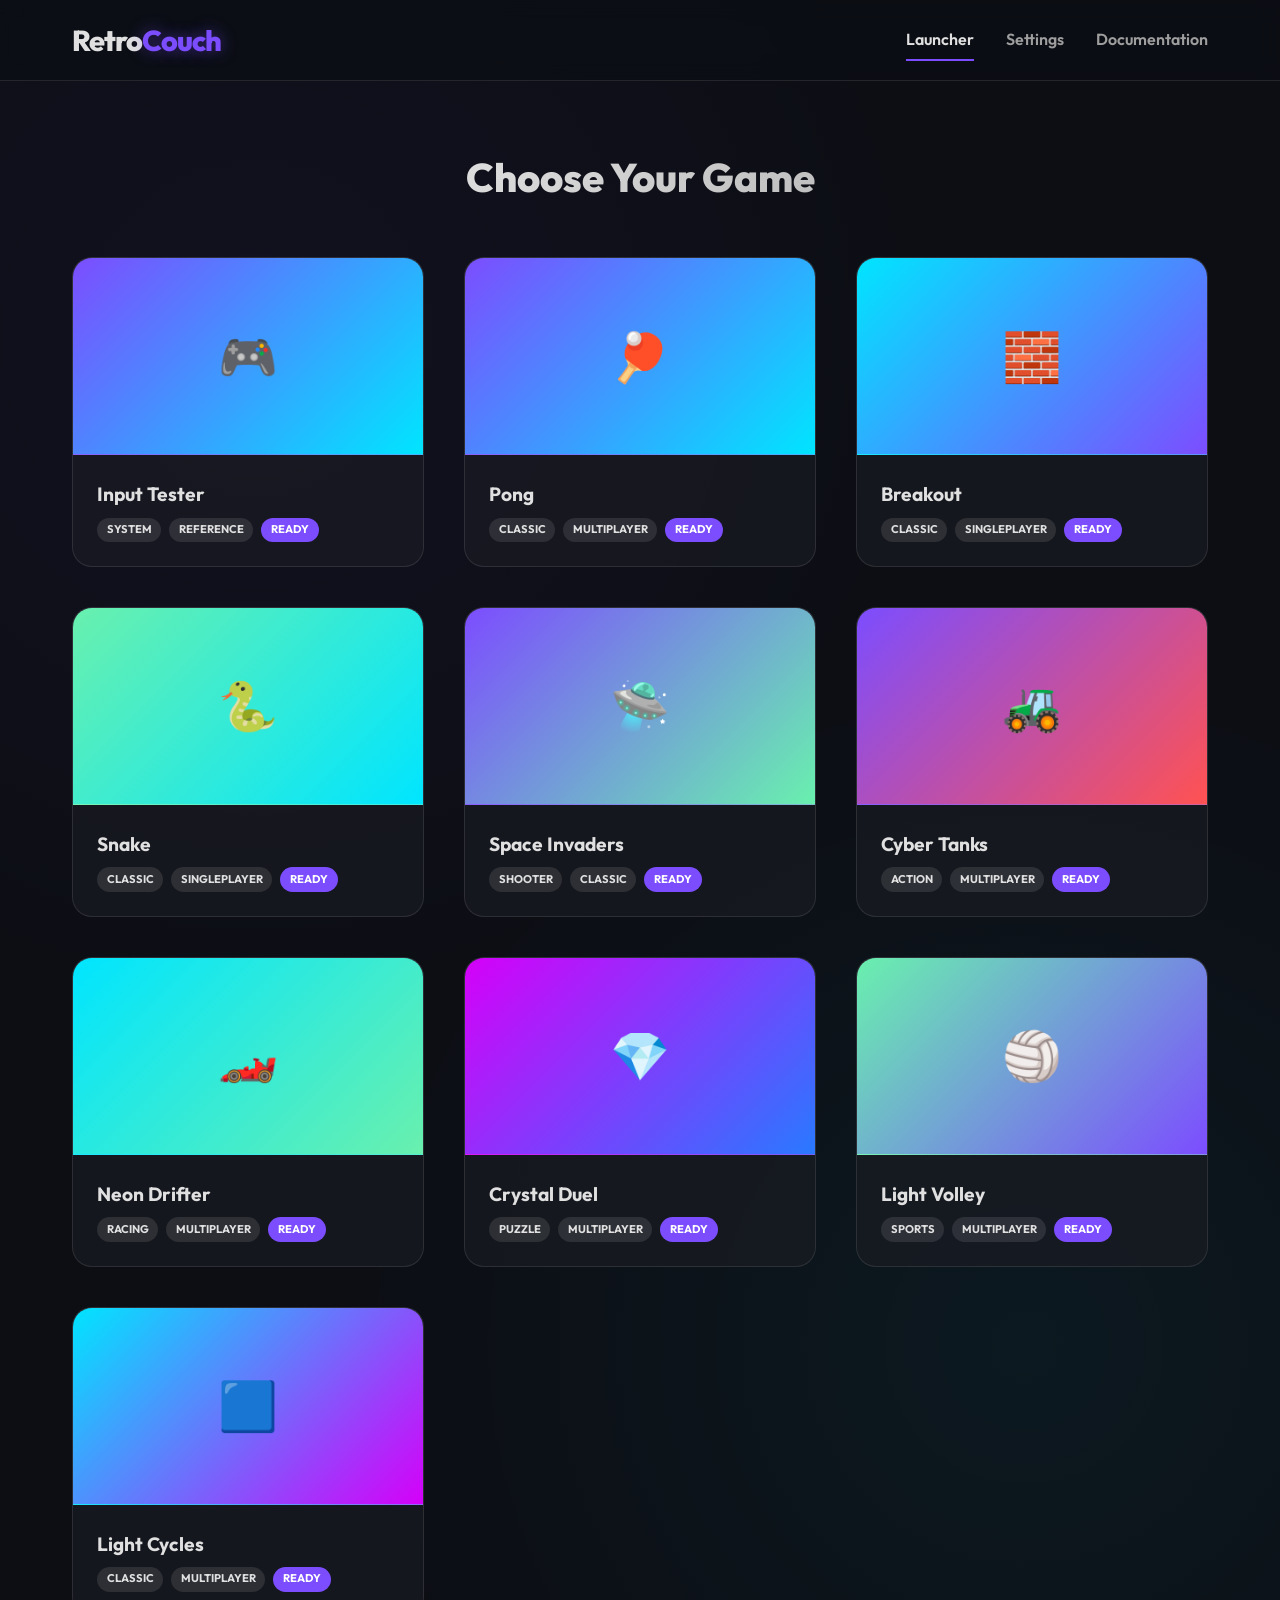
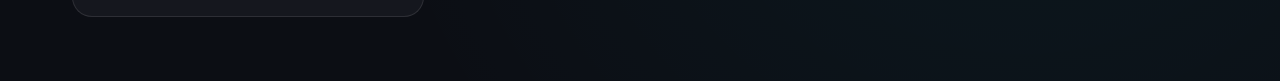
<file: index.html>
<!DOCTYPE html>
<html lang="en">

<head>
    <meta charset="UTF-8">
    <meta name="viewport" content="width=device-width, initial-scale=1.0">
    <title>RetroCouch GameHub | Universal Controller System</title>
    <link rel="stylesheet" href="style.css">
    <link rel="preconnect" href="https://fonts.googleapis.com">
    <link rel="preconnect" href="https://fonts.gstatic.com" crossorigin>
    <link
        href="https://fonts.googleapis.com/css2?family=Outfit:wght@300;400;600;800&family=Space+Mono:ital,wght@0,400;0,700;1,400;1,700&display=swap"
        rel="stylesheet">
</head>

<body class="dark-mode">
    <header class="glass-header">
        <div class="container header-content">
            <h1 class="logo">Retro<span>Couch</span></h1>
            <nav>
                <a href="#" id="nav-launcher" class="active">Launcher</a>
                <a href="#" id="nav-settings">Settings</a>
                <a href="#" id="nav-docs">Documentation</a>
            </nav>
        </div>
    </header>

    <main id="app-container" class="container">
        <!-- Content will be dynamically injected here -->
        <section id="launcher-view" class="view">
            <h2 class="section-title">Choose Your Game</h2>
            <div class="game-grid" id="game-grid">
                <!-- Game tiles will be injected here -->
            </div>
        </section>

        <section id="settings-view" class="view hidden">
            <h2 class="section-title">System Settings</h2>
            <div class="settings-container">
                <div class="player-setup">
                    <h3>Player Setup</h3>
                    <div class="player-cards" id="player-cards">
                        <!-- Player cards (1-4) -->
                    </div>
                </div>
                <div class="profiles-config">
                    <h3>Controller Profiles</h3>
                    <div class="profiles-list" id="profiles-list">
                        <!-- Profiles will be listed here -->
                    </div>
                    <button id="btn-create-profile" class="btn-primary">Create New Profile</button>
                </div>
            </div>
        </section>

        <section id="test-game-view" class="view hidden">
            <div class="test-game-layout">
                <div class="game-area-container">
                    <h2 class="section-title" id="game-view-title">Game View</h2>
                    <canvas id="test-game-canvas"></canvas>
                </div>
                <div class="debug-panel">
                    <h3>Real-time Debug</h3>
                    <div id="debug-output"></div>
                </div>
            </div>
        </section>

        <section id="docs-view" class="view hidden">
            <h2 class="section-title">Developer Documentation</h2>
            <div class="docs-content glass-card">
                <!-- Documentation content -->
            </div>
        </section>
    </main>

    <div id="modal-container" class="modal hidden">
        <div class="modal-content glass-card" id="modal-content">
            <!-- Modal content injected here -->
        </div>
    </div>

    <script type="module" src="js/main.js"></script>
</body>

</html>
</file>
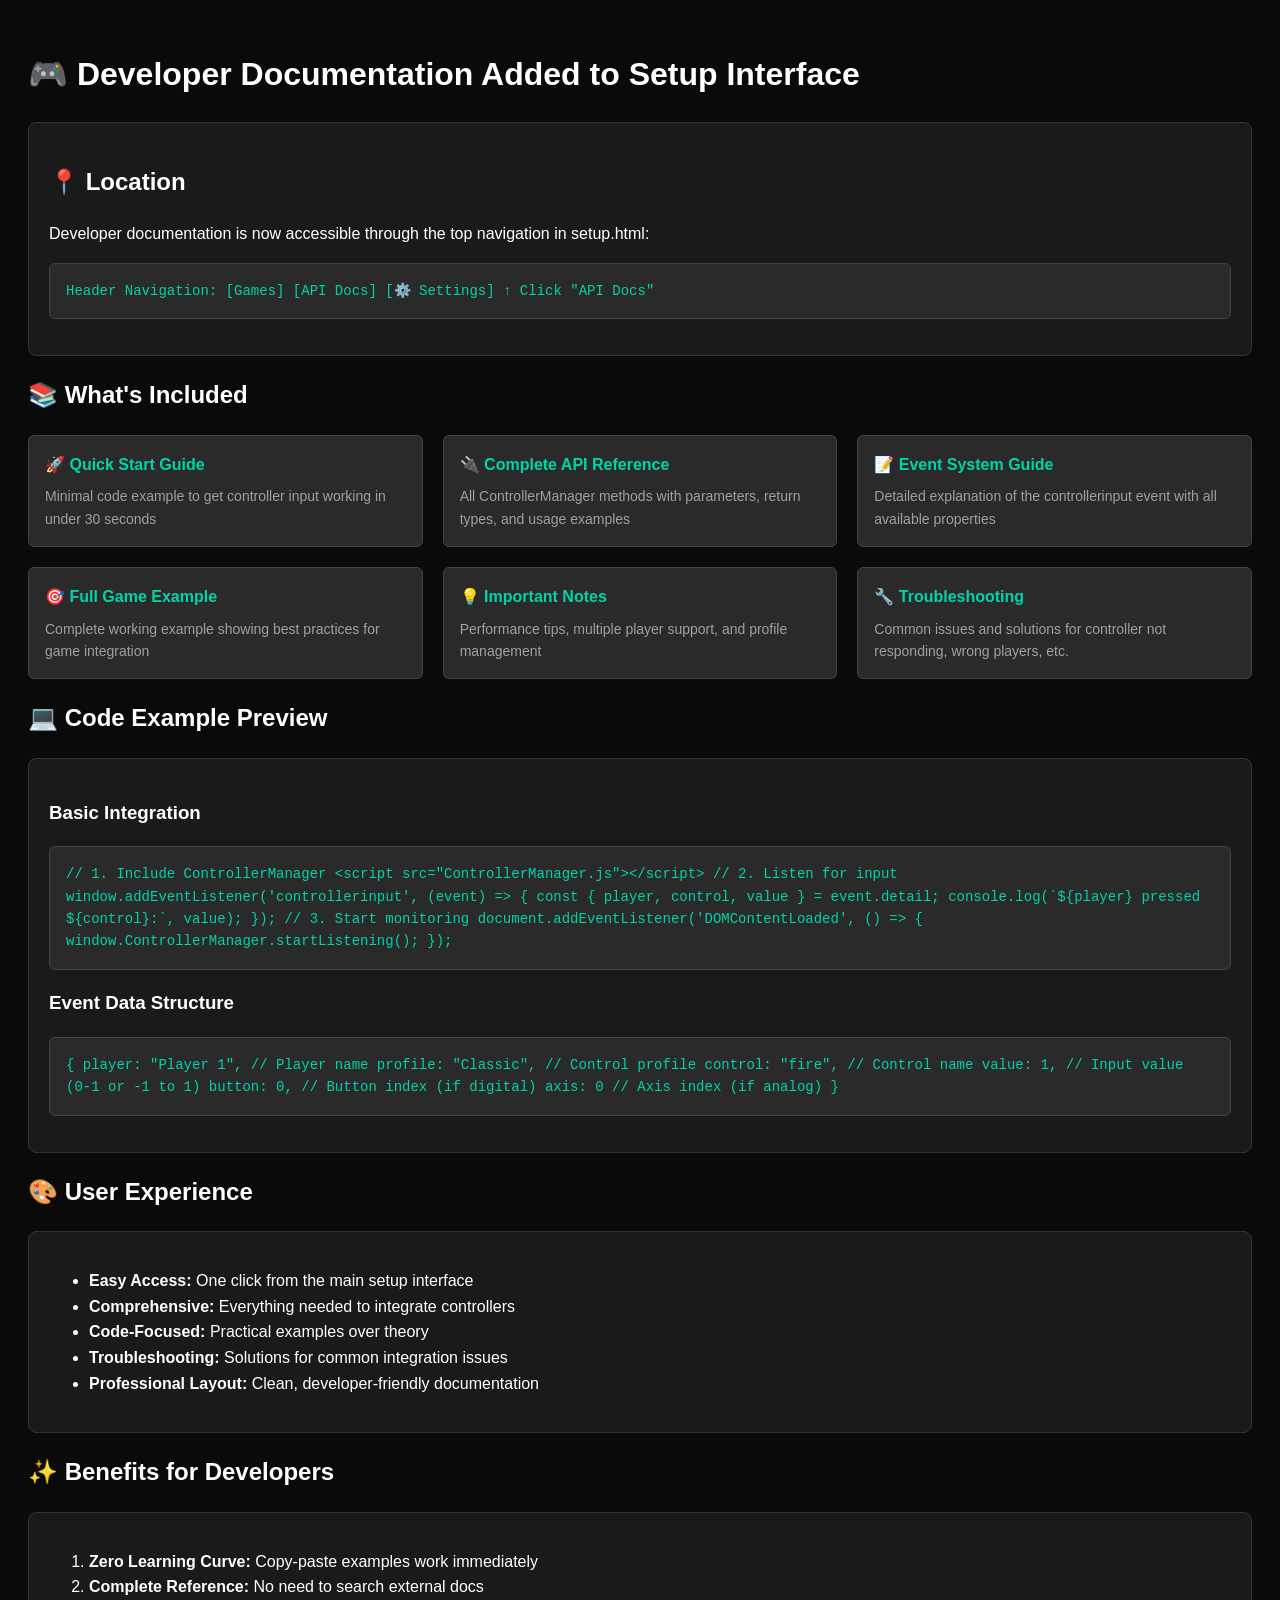
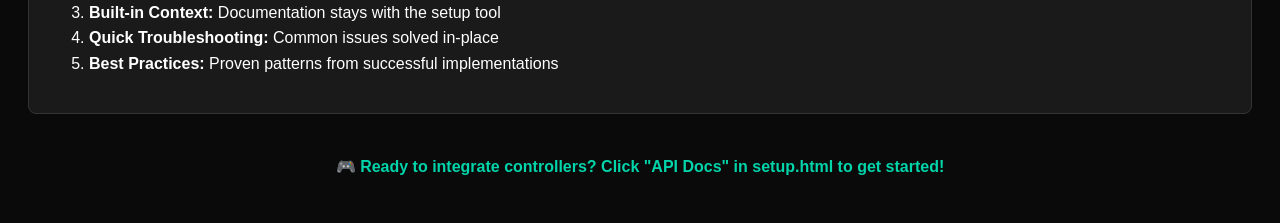
<file: docs-preview.html>
<!DOCTYPE html>
<html lang="en">
<head>
    <meta charset="UTF-8">
    <meta name="viewport" content="width=device-width, initial-scale=1.0">
    <title>Developer Docs Preview</title>
    <style>
        body {
            font-family: Arial, sans-serif;
            background: #0a0a0a;
            color: white;
            padding: 20px;
            line-height: 1.6;
        }
        .preview-box {
            background: #1a1a1a;
            border: 1px solid #333;
            border-radius: 8px;
            padding: 20px;
            margin: 20px 0;
        }
        .feature-list {
            display: grid;
            grid-template-columns: repeat(auto-fit, minmax(300px, 1fr));
            gap: 20px;
            margin: 20px 0;
        }
        .feature {
            background: #2a2a2a;
            padding: 16px;
            border-radius: 6px;
            border: 1px solid #444;
        }
        .feature h4 {
            color: #00d4aa;
            margin: 0 0 8px 0;
        }
        .feature p {
            margin: 0;
            color: #a0a0a0;
            font-size: 14px;
        }
        .code-preview {
            background: #2a2a2a;
            border: 1px solid #444;
            border-radius: 6px;
            padding: 16px;
            margin: 16px 0;
            font-family: Monaco, monospace;
            font-size: 14px;
            color: #00d4aa;
            overflow-x: auto;
        }
    </style>
</head>
<body>
    <h1>🎮 Developer Documentation Added to Setup Interface</h1>
    
    <div class="preview-box">
        <h2>📍 Location</h2>
        <p>Developer documentation is now accessible through the top navigation in setup.html:</p>
        <div class="code-preview">
            Header Navigation:
            [Games] [API Docs] [⚙️ Settings]
                                    ↑
                            Click "API Docs"
        </div>
    </div>

    <h2>📚 What's Included</h2>
    <div class="feature-list">
        <div class="feature">
            <h4>🚀 Quick Start Guide</h4>
            <p>Minimal code example to get controller input working in under 30 seconds</p>
        </div>
        
        <div class="feature">
            <h4>🔌 Complete API Reference</h4>
            <p>All ControllerManager methods with parameters, return types, and usage examples</p>
        </div>
        
        <div class="feature">
            <h4>📝 Event System Guide</h4>
            <p>Detailed explanation of the controllerinput event with all available properties</p>
        </div>
        
        <div class="feature">
            <h4>🎯 Full Game Example</h4>
            <p>Complete working example showing best practices for game integration</p>
        </div>
        
        <div class="feature">
            <h4>💡 Important Notes</h4>
            <p>Performance tips, multiple player support, and profile management</p>
        </div>
        
        <div class="feature">
            <h4>🔧 Troubleshooting</h4>
            <p>Common issues and solutions for controller not responding, wrong players, etc.</p>
        </div>
    </div>

    <h2>💻 Code Example Preview</h2>
    <div class="preview-box">
        <h3>Basic Integration</h3>
        <div class="code-preview">
// 1. Include ControllerManager
&lt;script src="ControllerManager.js"&gt;&lt;/script&gt;

// 2. Listen for input
window.addEventListener('controllerinput', (event) => {
    const { player, control, value } = event.detail;
    console.log(`${player} pressed ${control}:`, value);
});

// 3. Start monitoring
document.addEventListener('DOMContentLoaded', () => {
    window.ControllerManager.startListening();
});</div>
        
        <h3>Event Data Structure</h3>
        <div class="code-preview">
{
    player: "Player 1",      // Player name
    profile: "Classic",      // Control profile
    control: "fire",         // Control name
    value: 1,                // Input value (0-1 or -1 to 1)
    button: 0,               // Button index (if digital)
    axis: 0                  // Axis index (if analog)
}</div>
    </div>

    <h2>🎨 User Experience</h2>
    <div class="preview-box">
        <ul>
            <li><strong>Easy Access:</strong> One click from the main setup interface</li>
            <li><strong>Comprehensive:</strong> Everything needed to integrate controllers</li>
            <li><strong>Code-Focused:</strong> Practical examples over theory</li>
            <li><strong>Troubleshooting:</strong> Solutions for common integration issues</li>
            <li><strong>Professional Layout:</strong> Clean, developer-friendly documentation</li>
        </ul>
    </div>

    <h2>✨ Benefits for Developers</h2>
    <div class="preview-box">
        <ol>
            <li><strong>Zero Learning Curve:</strong> Copy-paste examples work immediately</li>
            <li><strong>Complete Reference:</strong> No need to search external docs</li>
            <li><strong>Built-in Context:</strong> Documentation stays with the setup tool</li>
            <li><strong>Quick Troubleshooting:</strong> Common issues solved in-place</li>
            <li><strong>Best Practices:</strong> Proven patterns from successful implementations</li>
        </ol>
    </div>

    <p style="text-align: center; margin-top: 40px; color: #00d4aa;">
        <strong>🎮 Ready to integrate controllers? Click "API Docs" in setup.html to get started!</strong>
    </p>
</body>
</html>
</file>
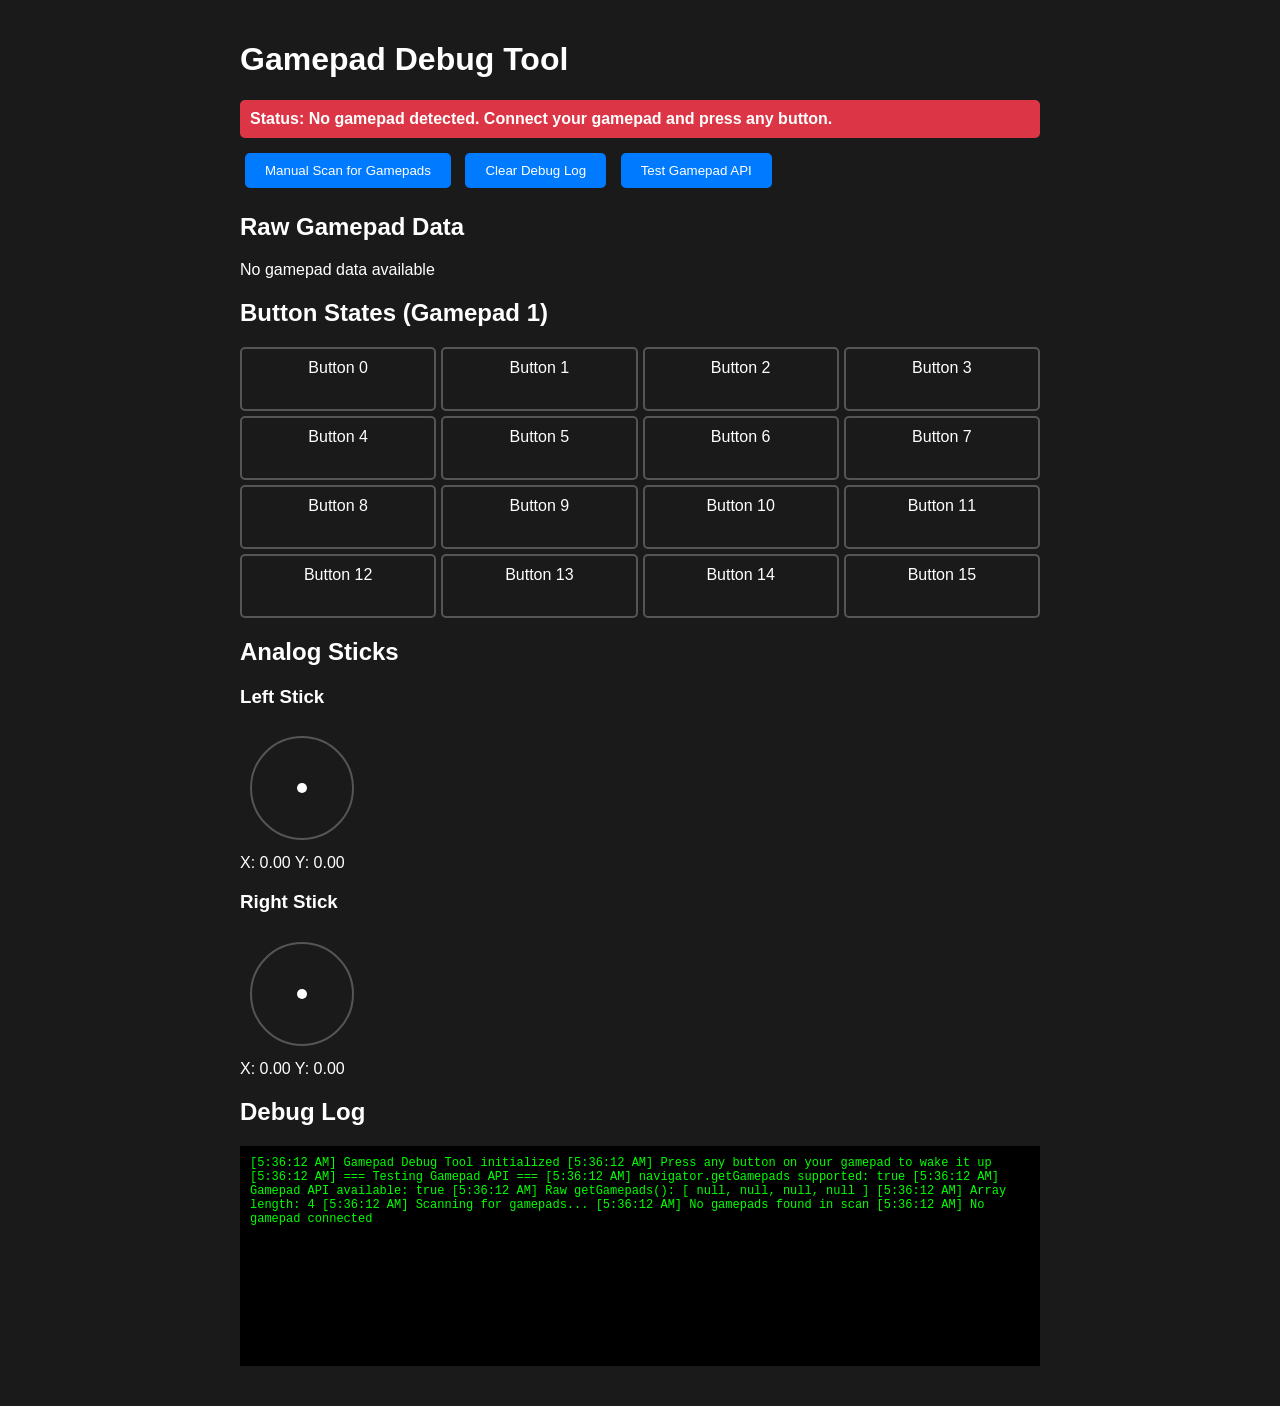
<file: gamepad_debug.html>
<!DOCTYPE html>
<html lang="en">
<head>
    <meta charset="UTF-8">
    <meta name="viewport" content="width=device-width, initial-scale=1.0">
    <title>Gamepad Debug Tool</title>
    <style>
        body {
            font-family: Arial, sans-serif;
            max-width: 800px;
            margin: 0 auto;
            padding: 20px;
            background: #1a1a1a;
            color: white;
        }
        .status-banner {
            padding: 10px;
            margin: 10px 0;
            border-radius: 5px;
            font-weight: bold;
        }
        .connected { background: #28a745; }
        .disconnected { background: #dc3545; }
        .button-grid {
            display: grid;
            grid-template-columns: repeat(4, 1fr);
            gap: 5px;
            margin: 20px 0;
        }
        .button {
            padding: 10px;
            text-align: center;
            border: 2px solid #555;
            border-radius: 5px;
            min-height: 40px;
        }
        .pressed {
            background: #00ff00;
            color: black;
        }
        .stick {
            width: 100px;
            height: 100px;
            border: 2px solid #555;
            border-radius: 50%;
            position: relative;
            margin: 10px;
            display: inline-block;
        }
        .stick-dot {
            width: 10px;
            height: 10px;
            background: #fff;
            border-radius: 50%;
            position: absolute;
            top: 50%;
            left: 50%;
            transform: translate(-50%, -50%);
            transition: all 0.1s;
        }
        .debug-log {
            background: #000;
            color: #0f0;
            padding: 10px;
            height: 200px;
            overflow-y: auto;
            font-family: monospace;
            font-size: 12px;
            margin: 20px 0;
        }
        button {
            background: #007bff;
            color: white;
            border: none;
            padding: 10px 20px;
            border-radius: 5px;
            cursor: pointer;
            margin: 5px;
        }
        button:hover {
            background: #0056b3;
        }
    </style>
</head>
<body>
    <h1>Gamepad Debug Tool</h1>
    
    <div id="statusBanner" class="status-banner disconnected">
        Status: No gamepad detected. Connect your gamepad and press any button.
    </div>

    <div>
        <button onclick="manualScan()">Manual Scan for Gamepads</button>
        <button onclick="clearLog()">Clear Debug Log</button>
        <button onclick="testGamepadAPI()">Test Gamepad API</button>
    </div>

    <h2>Raw Gamepad Data</h2>
    <div id="rawData">No gamepad data available</div>

    <h2>Button States (Gamepad 1)</h2>
    <div class="button-grid" id="buttonGrid">
        <div class="button" id="btn0">Button 0</div>
        <div class="button" id="btn1">Button 1</div>
        <div class="button" id="btn2">Button 2</div>
        <div class="button" id="btn3">Button 3</div>
        <div class="button" id="btn4">Button 4</div>
        <div class="button" id="btn5">Button 5</div>
        <div class="button" id="btn6">Button 6</div>
        <div class="button" id="btn7">Button 7</div>
        <div class="button" id="btn8">Button 8</div>
        <div class="button" id="btn9">Button 9</div>
        <div class="button" id="btn10">Button 10</div>
        <div class="button" id="btn11">Button 11</div>
        <div class="button" id="btn12">Button 12</div>
        <div class="button" id="btn13">Button 13</div>
        <div class="button" id="btn14">Button 14</div>
        <div class="button" id="btn15">Button 15</div>
    </div>

    <h2>Analog Sticks</h2>
    <div>
        <div>
            <h3>Left Stick</h3>
            <div class="stick">
                <div class="stick-dot" id="leftStick"></div>
            </div>
            <div>X: <span id="leftX">0.00</span> Y: <span id="leftY">0.00</span></div>
        </div>
        <div>
            <h3>Right Stick</h3>
            <div class="stick">
                <div class="stick-dot" id="rightStick"></div>
            </div>
            <div>X: <span id="rightX">0.00</span> Y: <span id="rightY">0.00</span></div>
        </div>
    </div>

    <h2>Debug Log</h2>
    <div class="debug-log" id="debugLog"></div>

    <script>
        let gamepadIndex = -1;
        let lastUpdate = 0;

        function log(message) {
            const logDiv = document.getElementById('debugLog');
            const timestamp = new Date().toLocaleTimeString();
            logDiv.innerHTML += `[${timestamp}] ${message}\n`;
            logDiv.scrollTop = logDiv.scrollHeight;
            console.log(message);
        }

        function clearLog() {
            document.getElementById('debugLog').innerHTML = '';
        }

        function testGamepadAPI() {
            log('=== Testing Gamepad API ===');
            log('navigator.getGamepads supported: ' + (!!navigator.getGamepads));
            log('Gamepad API available: ' + (!!navigator.getGamepads));
            
            if (navigator.getGamepads) {
                const gamepads = navigator.getGamepads();
                log('Raw getGamepads(): ' + JSON.stringify(gamepads, null, 2));
                log('Array length: ' + gamepads.length);
                for (let i = 0; i < gamepads.length; i++) {
                    if (gamepads[i]) {
                        log(`Gamepad ${i}: ${gamepads[i].id}`);
                    }
                }
            } else {
                log('ERROR: navigator.getGamepads is not available!');
            }
        }

        function manualScan() {
            log('=== Manual Scan Initiated ===');
            testGamepadAPI();
            scanForGamepads();
        }

        function scanForGamepads() {
            log('Scanning for gamepads...');
            const gamepads = navigator.getGamepads();
            
            for (let i = 0; i < gamepads.length; i++) {
                if (gamepads[i]) {
                    log(`Found gamepad at index ${i}: ${gamepads[i].id}`);
                    if (gamepadIndex === -1) {
                        gamepadIndex = i;
                        log(`Setting gamepad index to ${i}`);
                        updateConnectionStatus(gamepads[i]);
                    }
                }
            }
            
            if (gamepadIndex === -1) {
                log('No gamepads found in scan');
                updateConnectionStatus(null);
            }
        }

        function updateConnectionStatus(gamepad) {
            const banner = document.getElementById('statusBanner');
            const rawData = document.getElementById('rawData');
            
            if (gamepad) {
                banner.className = 'status-banner connected';
                banner.textContent = `Status: Gamepad connected - ${gamepad.id}`;
                rawData.innerHTML = `
                    <strong>ID:</strong> ${gamepad.id}<br>
                    <strong>Mapping:</strong> ${gamepad.mapping}<br>
                    <strong>Buttons:</strong> ${gamepad.buttons.length}<br>
                    <strong>Axes:</strong> ${gamepad.axes.length}<br>
                    <strong>Index:</strong> ${gamepad.index}
                `;
                log(`Gamepad connected: ${gamepad.id} (index: ${gamepad.index})`);
            } else {
                banner.className = 'status-banner disconnected';
                banner.textContent = 'Status: No gamepad detected. Connect your gamepad and press any button.';
                rawData.innerHTML = 'No gamepad data available';
                log('No gamepad connected');
            }
        }

        function updateButtonStates(gamepad) {
            for (let i = 0; i < 16; i++) {
                const btn = document.getElementById(`btn${i}`);
                if (i < gamepad.buttons.length) {
                    const pressed = gamepad.buttons[i].pressed;
                    btn.className = pressed ? 'button pressed' : 'button';
                    btn.textContent = `Button ${i}${pressed ? ' (PRESSED)' : ''}`;
                } else {
                    btn.className = 'button';
                    btn.textContent = `Button ${i}`;
                }
            }
        }

        function updateStick(selector, xValue, yValue) {
            const dot = document.getElementById(selector);
            const x = (xValue + 1) * 40; // Convert -1 to 1 range to 0 to 80
            const y = (-yValue + 1) * 40; // Invert Y axis
            dot.style.left = `${x + 10}px`;
            dot.style.top = `${y + 10}px`;
        }

        function update() {
            const now = performance.now();
            if (now - lastUpdate < 16) return; // ~60fps limit
            lastUpdate = now;

            const gamepads = navigator.getGamepads();
            
            if (gamepadIndex >= 0 && gamepads[gamepadIndex]) {
                const gamepad = gamepads[gamepadIndex];
                updateButtonStates(gamepad);
                
                // Update analog sticks (first 4 axes = 2 sticks)
                if (gamepad.axes.length >= 4) {
                    document.getElementById('leftX').textContent = gamepad.axes[0].toFixed(2);
                    document.getElementById('leftY').textContent = gamepad.axes[1].toFixed(2);
                    document.getElementById('rightX').textContent = gamepad.axes[2].toFixed(2);
                    document.getElementById('rightY').textContent = gamepad.axes[3].toFixed(2);
                    
                    updateStick('leftStick', gamepad.axes[0], gamepad.axes[1]);
                    updateStick('rightStick', gamepad.axes[2], gamepad.axes[3]);
                }
            }
        }

        // Event listeners
        window.addEventListener('gamepadconnected', (e) => {
            log(`Gamepad connected: ${e.gamepad.id} (index: ${e.gamepad.index})`);
            if (gamepadIndex === -1) {
                gamepadIndex = e.gamepad.index;
                updateConnectionStatus(e.gamepad);
            }
        });

        window.addEventListener('gamepaddisconnected', (e) => {
            log(`Gamepad disconnected: ${e.gamepad.id} (index: ${e.gamepad.index})`);
            if (gamepadIndex === e.gamepad.index) {
                gamepadIndex = -1;
                updateConnectionStatus(null);
            }
        });

        // Initialize
        log('Gamepad Debug Tool initialized');
        log('Press any button on your gamepad to wake it up');
        testGamepadAPI();
        scanForGamepads();
        
        // Start update loop
        function gameLoop() {
            update();
            requestAnimationFrame(gameLoop);
        }
        gameLoop();
    </script>
</body>
</html>
</file>
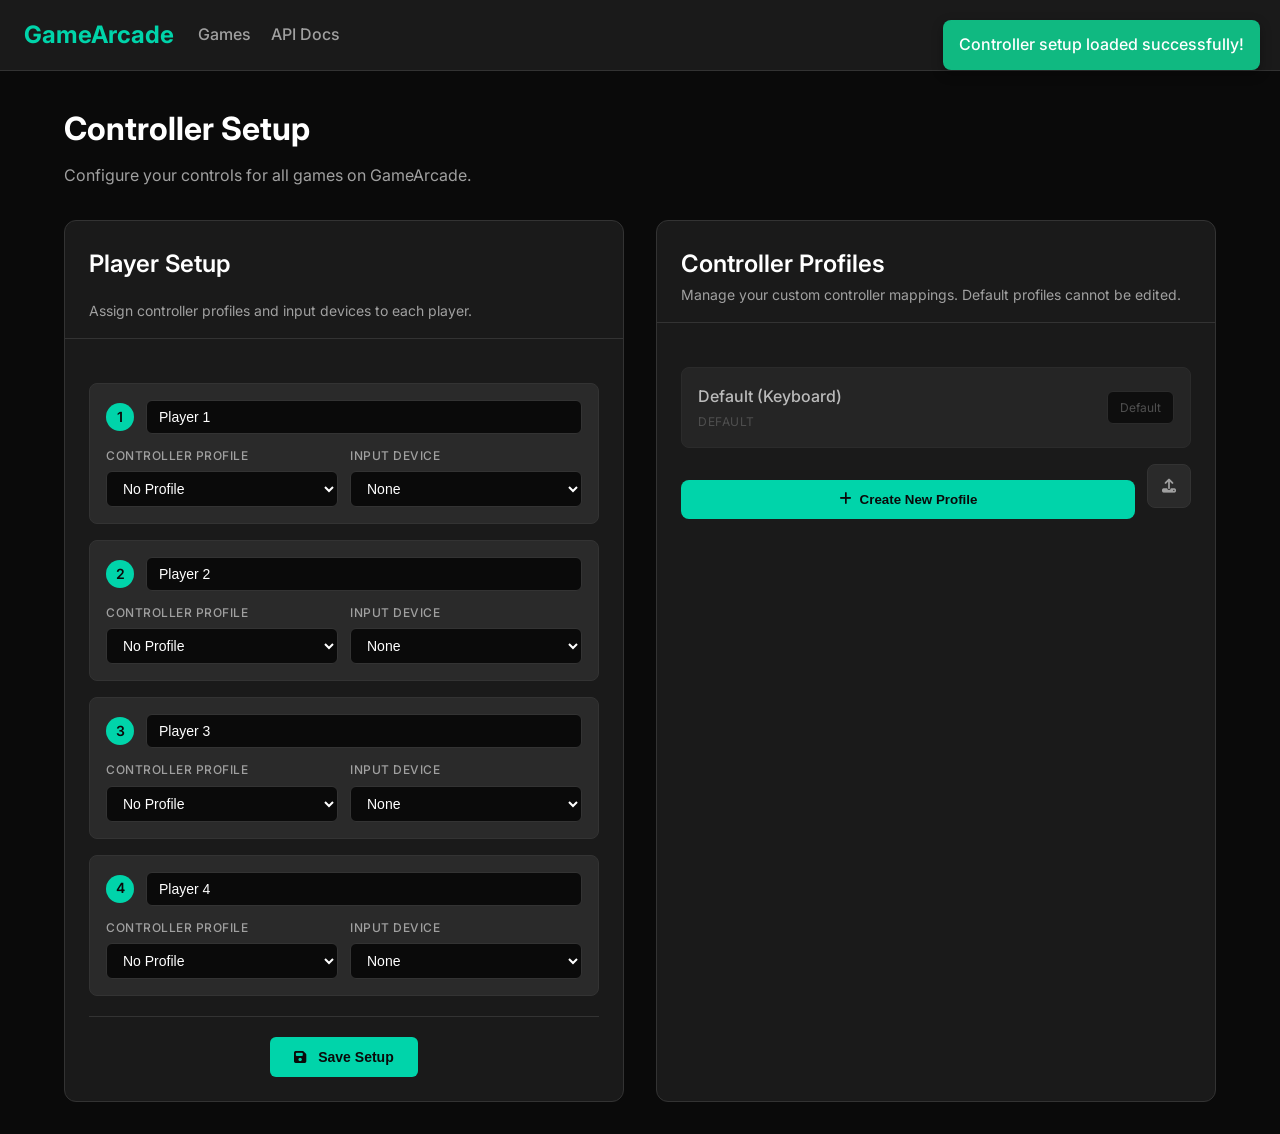
<file: setup.html>
<!DOCTYPE html>
<html lang="en">
<head>
    <meta charset="UTF-8">
    <meta name="viewport" content="width=device-width, initial-scale=1.0">
    <title>Controller Setup</title>
    <link href="https://fonts.googleapis.com/css2?family=Inter:wght@400;500;600;700&display=swap" rel="stylesheet">
    <link href="https://cdnjs.cloudflare.com/ajax/libs/font-awesome/6.4.0/css/all.min.css" rel="stylesheet">
    <style>
        :root {
            --bg-primary: #0a0a0a;
            --bg-secondary: #1a1a1a;
            --bg-tertiary: #2a2a2a;
            --border-color: #333333;
            --text-primary: #ffffff;
            --text-secondary: #a0a0a0;
            --text-muted: #666666;
            --accent-primary: #00d4aa;
            --accent-secondary: #00b896;
            --success: #10b981;
            --danger: #ef4444;
            --warning: #f59e0b;
        }

        * {
            margin: 0;
            padding: 0;
            box-sizing: border-box;
        }

        body {
            font-family: 'Inter', sans-serif;
            background-color: var(--bg-primary);
            color: var(--text-primary);
            min-height: 100vh;
            line-height: 1.6;
        }

        .header {
            background: var(--bg-secondary);
            border-bottom: 1px solid var(--border-color);
            padding: 16px 24px;
            display: flex;
            justify-content: space-between;
            align-items: center;
        }

        .header-left {
            display: flex;
            align-items: center;
            gap: 24px;
        }

        .logo {
            font-size: 24px;
            font-weight: 700;
            color: var(--accent-primary);
        }

        .nav-links {
            display: flex;
            gap: 20px;
        }

        .nav-links a {
            color: var(--text-secondary);
            text-decoration: none;
            font-weight: 500;
            transition: color 0.2s;
        }

        .nav-links a:hover {
            color: var(--text-primary);
        }

        .header-right {
            display: flex;
            align-items: center;
            gap: 16px;
        }

        .header-link {
            color: var(--text-secondary);
            text-decoration: none;
            font-size: 14px;
            padding: 8px 12px;
            border-radius: 6px;
            transition: all 0.2s;
        }

        .header-link:hover {
            color: var(--text-primary);
            background: var(--bg-tertiary);
        }

        .main-content {
            max-width: 1200px;
            margin: 0 auto;
            padding: 32px 24px;
        }

        .page-header {
            margin-bottom: 32px;
        }

        .page-title {
            font-size: 32px;
            font-weight: 700;
            margin-bottom: 8px;
            color: var(--text-primary);
        }

        .page-subtitle {
            font-size: 16px;
            color: var(--text-secondary);
            margin-bottom: 0;
        }

        .setup-container {
            display: grid;
            grid-template-columns: 1fr 1fr;
            gap: 32px;
        }

        .section {
            background: var(--bg-secondary);
            border: 1px solid var(--border-color);
            border-radius: 12px;
            overflow: hidden;
        }

        .section-header {
            padding: 24px 24px 16px;
            border-bottom: 1px solid var(--border-color);
        }

        .section-title {
            font-size: 20px;
            font-weight: 600;
            margin-bottom: 4px;
            color: var(--text-primary);
        }

        .section-subtitle {
            font-size: 14px;
            color: var(--text-secondary);
            margin-bottom: 0;
        }

        .section-content {
            padding: 24px;
        }

        /* Player Setup Styles */
        .player-slots {
            display: flex;
            flex-direction: column;
            gap: 16px;
        }

        .player-slot {
            background: var(--bg-tertiary);
            border: 1px solid var(--border-color);
            border-radius: 8px;
            padding: 16px;
            transition: border-color 0.2s;
        }

        .player-slot:hover {
            border-color: var(--accent-primary);
        }

        .player-slot-header {
            display: flex;
            align-items: center;
            gap: 12px;
            margin-bottom: 12px;
        }

        .player-number {
            background: var(--accent-primary);
            color: var(--bg-primary);
            width: 28px;
            height: 28px;
            border-radius: 50%;
            display: flex;
            align-items: center;
            justify-content: center;
            font-weight: 600;
            font-size: 14px;
        }

        .player-name-input {
            flex: 1;
            background: var(--bg-primary);
            border: 1px solid var(--border-color);
            border-radius: 6px;
            padding: 8px 12px;
            color: var(--text-primary);
            font-size: 14px;
            transition: border-color 0.2s;
        }

        .player-name-input:focus {
            outline: none;
            border-color: var(--accent-primary);
        }

        .player-controls {
            display: grid;
            grid-template-columns: 1fr 1fr;
            gap: 12px;
        }

        .control-group {
            display: flex;
            flex-direction: column;
            gap: 6px;
        }

        .control-label {
            font-size: 12px;
            font-weight: 500;
            color: var(--text-secondary);
            text-transform: uppercase;
            letter-spacing: 0.5px;
        }

        .control-select {
            background: var(--bg-primary);
            border: 1px solid var(--border-color);
            border-radius: 6px;
            padding: 8px 12px;
            color: var(--text-primary);
            font-size: 14px;
            cursor: pointer;
            transition: border-color 0.2s;
        }

        .control-select:focus {
            outline: none;
            border-color: var(--accent-primary);
        }

        /* Profile Styles */
        .profiles-list {
            display: flex;
            flex-direction: column;
            gap: 8px;
        }

        .profile-item {
            background: var(--bg-tertiary);
            border: 1px solid var(--border-color);
            border-radius: 8px;
            padding: 16px;
            display: flex;
            justify-content: space-between;
            align-items: center;
            transition: all 0.2s;
        }

        .profile-item:hover {
            border-color: var(--accent-primary);
        }

        .profile-item.default {
            opacity: 0.7;
        }

        .profile-info {
            flex: 1;
        }

        .profile-name {
            font-weight: 500;
            color: var(--text-primary);
            margin-bottom: 2px;
        }

        .profile-type {
            font-size: 12px;
            color: var(--text-muted);
            text-transform: uppercase;
            letter-spacing: 0.5px;
        }

        .profile-actions {
            display: flex;
            gap: 8px;
            align-items: center;
        }

        .action-btn {
            background: none;
            border: 1px solid var(--border-color);
            border-radius: 6px;
            padding: 6px 8px;
            color: var(--text-secondary);
            cursor: pointer;
            transition: all 0.2s;
            font-size: 12px;
        }

        .action-btn:hover {
            border-color: var(--accent-primary);
            color: var(--accent-primary);
        }

        .action-btn.danger:hover {
            border-color: var(--danger);
            color: var(--danger);
        }

        .default-badge {
            background: var(--bg-primary);
            border: 1px solid var(--border-color);
            border-radius: 6px;
            padding: 6px 12px;
            font-size: 12px;
            color: var(--text-muted);
            cursor: not-allowed;
        }

        .create-profile-btn {
            background: var(--accent-primary);
            border: none;
            border-radius: 8px;
            padding: 12px 16px;
            color: var(--bg-primary);
            font-weight: 600;
            cursor: pointer;
            transition: all 0.2s;
            display: flex;
            align-items: center;
            gap: 8px;
            margin-top: 16px;
            width: 100%;
            justify-content: center;
        }

        .create-profile-btn:hover {
            background: var(--accent-secondary);
            transform: translateY(-1px);
        }

        .create-profile-btn i {
            font-size: 14px;
        }

        .profiles-actions {
            display: flex;
            gap: 12px;
            margin-top: 16px;
            width: 100%;
            justify-content: center;
        }

        .import-profile-btn {
            background: var(--bg-tertiary);
            border: 1px solid var(--border-color);
            border-radius: 8px;
            padding: 12px;
            color: var(--text-secondary);
            cursor: pointer;
            transition: all 0.2s;
            display: flex;
            align-items: center;
            justify-content: center;
            min-width: 44px;
            height: 44px;
        }

        .import-profile-btn:hover {
            background: var(--bg-secondary);
            border-color: var(--accent-primary);
            color: var(--accent-primary);
            transform: translateY(-1px);
        }

        .import-profile-btn:active {
            transform: translateY(0);
        }

        .import-profile-btn i {
            font-size: 14px;
        }

        .setup-actions {
            margin-top: 20px;
            padding-top: 20px;
            border-top: 1px solid var(--border-color);
            display: flex;
            justify-content: center;
        }

        .setup-actions .btn {
            padding: 12px 24px;
            font-weight: 600;
            min-width: 140px;
        }

        .setup-actions .btn i {
            margin-right: 8px;
        }

        /* Section Header */
        .section-header {
            display: flex;
            flex-direction: column;
            gap: 8px;
            margin-bottom: 20px;
        }

        .section-title {
            font-size: 24px;
            font-weight: 600;
            color: var(--text-primary);
            margin: 0;
        }

        .section-subtitle {
            font-size: 14px;
            color: var(--text-secondary);
            margin: 0;
        }

        .section-header {
            display: flex;
            justify-content: space-between;
            align-items: flex-start;
            gap: 16px;
        }

        .section-title-block {
            flex: 1;
        }

        /* Individual Profile Import/Export Buttons */
        .profile-item-actions {
            display: flex;
            gap: 6px;
        }

        .profile-btn {
            background: transparent;
            border: 1px solid var(--border-color);
            border-radius: 4px;
            padding: 4px 8px;
            color: var(--text-secondary);
            cursor: pointer;
            transition: all 0.2s;
            display: flex;
            align-items: center;
            justify-content: center;
            min-width: 28px;
            height: 28px;
            font-size: 12px;
        }

        .profile-btn:hover {
            background: var(--bg-secondary);
            border-color: var(--accent-primary);
            color: var(--accent-primary);
        }

        .profile-btn:disabled {
            opacity: 0.4;
            cursor: not-allowed;
        }

        .profile-btn i {
            font-size: 12px;
        }

        /* Modal Styles */
        .modal-overlay {
            position: fixed;
            top: 0;
            left: 0;
            right: 0;
            bottom: 0;
            background: rgba(0, 0, 0, 0.8);
            display: flex;
            align-items: center;
            justify-content: center;
            z-index: 1000;
            opacity: 0;
            visibility: hidden;
            transition: all 0.3s;
        }

        .modal-overlay.active {
            opacity: 1;
            visibility: visible;
        }

        .modal {
            background: var(--bg-secondary);
            border: 1px solid var(--border-color);
            border-radius: 12px;
            padding: 24px;
            max-width: 400px;
            width: 90%;
            transform: scale(0.9);
            transition: transform 0.3s;
        }

        .modal-overlay.active .modal {
            transform: scale(1);
        }

        .modal-header {
            margin-bottom: 20px;
        }

        .modal-title {
            font-size: 20px;
            font-weight: 600;
            color: var(--text-primary);
            margin-bottom: 8px;
        }

        .modal-subtitle {
            font-size: 14px;
            color: var(--text-secondary);
            margin-bottom: 0;
        }

        .modal-content {
            margin-bottom: 20px;
        }

        .form-group {
            margin-bottom: 16px;
        }

        .form-label {
            display: block;
            font-size: 14px;
            font-weight: 500;
            color: var(--text-primary);
            margin-bottom: 6px;
        }

        .form-input {
            width: 100%;
            background: var(--bg-tertiary);
            border: 1px solid var(--border-color);
            border-radius: 6px;
            padding: 10px 12px;
            color: var(--text-primary);
            font-size: 14px;
            transition: border-color 0.2s;
        }

        .form-input:focus {
            outline: none;
            border-color: var(--accent-primary);
        }

        .form-select {
            width: 100%;
            background: var(--bg-tertiary);
            border: 1px solid var(--border-color);
            border-radius: 6px;
            padding: 10px 12px;
            color: var(--text-primary);
            font-size: 14px;
            transition: border-color 0.2s;
            cursor: pointer;
            appearance: none;
            background-image: url("data:image/svg+xml;charset=US-ASCII,<svg xmlns='http://www.w3.org/2000/svg' viewBox='0 0 4 5'><path fill='%23ffffff' d='M2 0L0 2h4zm0 5L0 3h4z'/></svg>");
            background-repeat: no-repeat;
            background-position: right 12px center;
            background-size: 12px;
            padding-right: 40px;
        }

        .form-select:focus {
            outline: none;
            border-color: var(--accent-primary);
        }

        .form-select option {
            background: var(--bg-tertiary);
            color: var(--text-primary);
            padding: 8px;
        }

        .modal-actions {
            display: flex;
            gap: 12px;
            justify-content: flex-end;
        }

        .btn {
            padding: 10px 16px;
            border-radius: 6px;
            font-weight: 500;
            cursor: pointer;
            transition: all 0.2s;
            border: none;
            font-size: 14px;
        }

        .btn-secondary {
            background: var(--bg-tertiary);
            color: var(--text-secondary);
            border: 1px solid var(--border-color);
        }

        .btn-secondary:hover {
            background: var(--border-color);
            color: var(--text-primary);
        }

        .btn-primary {
            background: var(--accent-primary);
            color: var(--bg-primary);
        }

        .btn-primary:hover {
            background: var(--accent-secondary);
        }

        .btn-danger {
            background: var(--danger);
            color: white;
        }

        .btn-danger:hover {
            background: #dc2626;
        }

        /* Mapping Grid Styles */
        .mappings-grid {
            display: grid;
            grid-template-columns: 1fr 1fr;
            gap: 16px;
            max-height: 400px;
            overflow-y: auto;
        }

        .mapping-item {
            background: var(--bg-tertiary);
            border: 1px solid var(--border-color);
            border-radius: 6px;
            padding: 12px;
            transition: all 0.2s;
        }

        .mapping-item:hover {
            border-color: var(--accent-primary);
        }

        .mapping-item.listening {
            border-color: var(--accent-primary);
            background: rgba(0, 212, 170, 0.1);
        }

        .mapping-label {
            font-size: 12px;
            font-weight: 500;
            color: var(--text-secondary);
            margin-bottom: 8px;
            text-transform: uppercase;
            letter-spacing: 0.5px;
        }

        .mapping-button {
            width: 100%;
            background: var(--bg-primary);
            border: 1px solid var(--border-color);
            border-radius: 4px;
            padding: 8px 12px;
            color: var(--text-primary);
            font-size: 14px;
            cursor: pointer;
            transition: all 0.2s;
            text-align: center;
            min-height: 36px;
            display: flex;
            align-items: center;
            justify-content: center;
        }

        .mapping-button:hover {
            border-color: var(--accent-primary);
        }

        .mapping-button.listening {
            border-color: var(--accent-primary);
            color: var(--accent-primary);
            font-weight: 500;
        }

        .mapping-button.unassigned {
            color: var(--text-muted);
            font-style: italic;
        }

        .mapping-instructions {
            background: var(--bg-tertiary);
            border: 1px solid var(--border-color);
            border-radius: 6px;
            padding: 12px;
            margin-top: 16px;
        }

        .instruction-text {
            color: var(--text-secondary);
            font-size: 14px;
            margin: 0;
            display: flex;
            align-items: center;
            gap: 8px;
        }

        .instruction-text i {
            color: var(--accent-primary);
        }

        /* Responsive */
        @media (max-width: 768px) {
            .setup-container {
                grid-template-columns: 1fr;
            }
            
            .main-content {
                padding: 24px 16px;
            }
            
            .header {
                padding: 12px 16px;
            }
            
            .nav-links {
                display: none;
            }
        }
    </style>
</head>
<body>
    <!-- Header -->
    <header class="header">
        <div class="header-left">
            <div class="logo">GameArcade</div>
            <nav class="nav-links">
                <a href="index.html">Games</a>
                <a href="#" title="Developer Integration Guide">API Docs</a>
            </nav>
        </div>
        <div class="header-right">
            <a href="#" class="header-link">
                <i class="fas fa-cog"></i>
            </a>
        </div>
    </header>

    <!-- Main Content -->
    <main class="main-content">
        <div class="page-header">
            <h1 class="page-title">Controller Setup</h1>
            <p class="page-subtitle">Configure your controls for all games on GameArcade.</p>
        </div>

        <div class="setup-container">
            <!-- Player Setup Section -->
            <section class="section">
                <div class="section-header">
                    <h2 class="section-title">Player Setup</h2>
                    <p class="section-subtitle">Assign controller profiles and input devices to each player.</p>
                </div>
                <div class="section-content">
                    <div class="player-slots" id="playerSlots">
                        <!-- Player slots will be populated by JavaScript -->
                    </div>
                    
                    <div class="setup-actions">
                        <button class="btn btn-primary" id="saveSetupBtn">
                            <i class="fas fa-save"></i>
                            Save Setup
                        </button>
                    </div>
                </div>
            </section>

            <!-- Controller Profiles Section -->
            <section class="section">
                <div class="section-header">
                    <div class="section-title-block">
                        <h2 class="section-title">Controller Profiles</h2>
                        <p class="section-subtitle">Manage your custom controller mappings. Default profiles cannot be edited.</p>
                    </div>
                </div>
                <div class="section-content">
                    <div class="profiles-list" id="profilesList">
                        <!-- Profiles will be populated by JavaScript -->
                    </div>
                    
                    <div class="profiles-actions">
                        <button class="create-profile-btn" id="createProfileBtn">
                            <i class="fas fa-plus"></i>
                            Create New Profile
                        </button>
                        
                        <button class="import-profile-btn" id="importProfilesBtn" title="Import Profile">
                            <i class="fas fa-upload"></i>
                        </button>
                        <input type="file" id="importFileInput" accept=".json" style="display: none;">
                    </div>
                </div>
            </section>
        </div>
    </main>

    <!-- Create Profile Modal -->
    <div class="modal-overlay" id="createProfileModal">
        <div class="modal">
            <div class="modal-header">
                <h3 class="modal-title">Create New Profile</h3>
                <p class="modal-subtitle">Give your new controller profile a name to get started.</p>
            </div>
            <div class="modal-content">
                <div class="form-group">
                    <label class="form-label" for="profileNameInput">Profile Name</label>
                    <input type="text" id="profileNameInput" class="form-input" placeholder="Enter profile name...">
                </div>
            </div>
            <div class="modal-actions">
                <button class="btn btn-secondary" id="cancelProfileBtn">Cancel</button>
                <button class="btn btn-primary" id="createProfileConfirmBtn">Create Profile</button>
            </div>
        </div>
    </div>

    <!-- Edit Profile Modal -->
    <div class="modal-overlay" id="editProfileModal">
        <div class="modal" style="max-width: 600px;">
            <div class="modal-header">
                <h3 class="modal-title" id="editProfileTitle">Edit Profile</h3>
                <p class="modal-subtitle">Map controls for your custom profile.</p>
            </div>
            <div class="modal-content">
                <div class="form-group">
                    <label class="form-label" for="editProfileNameInput">Profile Name</label>
                    <input type="text" id="editProfileNameInput" class="form-input" placeholder="Profile name...">
                </div>
                
                <div class="form-group">
                    <label class="form-label" for="editDeviceSelect">Input Device</label>
                    <select id="editDeviceSelect" class="form-select">
                        <!-- Options will be populated dynamically -->
                    </select>
                </div>
                
                <div class="form-group">
                    <label class="form-label">Control Mappings</label>
                    <div class="mappings-grid" id="editMappingsContainer">
                        <!-- Mappings will be generated by JavaScript -->
                    </div>
                </div>
                
                <div class="form-group">
                    <div class="mapping-instructions">
                        <p class="instruction-text">
                            <i class="fas fa-info-circle"></i>
                            Click on any control and press a key or button to map it. Press Escape to cancel.
                        </p>
                    </div>
                </div>
            </div>
            <div class="modal-actions">
                <button class="btn btn-secondary" id="editCancelBtn">Cancel</button>
                <button class="btn btn-primary" id="editSaveBtn">Save Changes</button>
            </div>
        </div>
    </div>

    <!-- Delete Confirmation Modal -->
    <div class="modal-overlay" id="deleteConfirmModal">
        <div class="modal" style="max-width: 400px;">
            <div class="modal-header">
                <h3 class="modal-title">Delete Profile</h3>
                <p class="modal-subtitle">Are you sure you want to delete this profile?</p>
            </div>
            <div class="modal-content">
                <p id="deleteProfileName" style="font-weight: 600; color: var(--danger);"></p>
            </div>
            <div class="modal-actions">
                <button class="btn btn-secondary" id="deleteCancelBtn">Cancel</button>
                <button class="btn btn-danger" id="deleteConfirmBtn">Delete</button>
            </div>
        </div>
    </div>

    <!-- Developer Documentation Section -->
    <div class="docs-section" id="developer-docs" style="display: none;">
        <div class="header">
            <div class="header-left">
                <div class="logo">GameArcade</div>
                <nav class="nav-links">
                    <a href="index.html">Games</a>
                    <a href="#" title="Developer Integration Guide" class="active">API Docs</a>
                </nav>
            </div>
            <div class="header-right">
                <a href="#" class="header-link" onclick="hideDeveloperDocs()">
                    <i class="fas fa-times"></i> Close
                </a>
            </div>
        </div>
        <div class="docs-container">
            <div class="docs-header">
                <h2><i class="fas fa-code"></i> Developer Integration Guide</h2>
                <p>Complete guide for integrating ControllerManager into your games</p>
            </div>
            
            <div class="docs-content">
                <div class="docs-section-block">
                    <h3><i class="fas fa-play-circle"></i> Quick Start</h3>
                    <div class="code-block">
                        <pre><code>// 1. Include ControllerManager in your game
&lt;script src="ControllerManager.js"&gt;&lt;/script&gt;

// 2. Listen for controller input
window.addEventListener('controllerinput', (event) => {
    const { player, profile, control, value, button, axis } = event.detail;
    console.log(`${player} pressed ${control}:`, value);
});

// 3. Start monitoring when ready
document.addEventListener('DOMContentLoaded', () => {
    window.ControllerManager.startListening();
});</code></pre>
                    </div>
                </div>

                <div class="docs-section-block">
                    <h3><i class="fas fa-api"></i> ControllerManager API</h3>
                    
                    <h4>Event System</h4>
                    <div class="api-item">
                        <code>controllerinput</code>
                        <p>Main event fired when any controller button or stick is used</p>
                        <div class="event-details">
                            <strong>Event Detail Properties:</strong>
                            <ul>
                                <li><code>player</code> - Player name (e.g., "Player 1")</li>
                                <li><code>profile</code> - Active control profile (e.g., "Classic Controls")</li>
                                <li><code>control</code> - Control name (e.g., "move_up", "fire", "jump")</li>
                                <li><code>value</code> - Input value (0-1 for buttons, -1 to 1 for analog)</li>
                                <li><code>button</code> - Button index (if digital button)</li>
                                <li><code>axis</code> - Axis index (if analog stick)</li>
                            </ul>
                        </div>
                    </div>

                    <h4>ControllerManager Methods</h4>
                    <div class="api-item">
                        <code>startListening()</code>
                        <p>Begin monitoring controller input at 60 FPS</p>
                    </div>
                    <div class="api-item">
                        <code>stopListening()</code>
                        <p>Stop monitoring controller input</p>
                    </div>
                    <div class="api-item">
                        <code>getConnectedControllers()</code>
                        <p>Returns array of currently connected controllers</p>
                        <div class="return-type">Returns: <code>[{id, name, profile, device}, ...]</code></div>
                    </div>
                    <div class="api-item">
                        <code>isPlayerConnected(playerName)</code>
                        <p>Check if specific player has controller connected</p>
                        <div class="return-type">Returns: <code>boolean</code></div>
                    </div>
                    <div class="api-item">
                        <code>getPlayerController(playerName)</code>
                        <p>Get controller details for specific player</p>
                        <div class="return-type">Returns: <code>controller object or undefined</code></div>
                    </div>
                    <div class="api-item">
                        <code>rescanControllers()</code>
                        <p>Refresh controller connection status</p>
                    </div>
                </div>

                <div class="docs-section-block">
                    <h3><i class="fas fa-gamepad"></i> Complete Game Example</h3>
                    <div class="code-block">
                        <pre><code>&lt;!-- In your game HTML --&gt;
&lt;script src="ControllerManager.js"&gt;&lt;/script&gt;
&lt;script&gt;
class MyGame {
    constructor() {
        this.players = {};
        this.setupEventListeners();
    }
    
    setupEventListeners() {
        // Listen for all controller input
        window.addEventListener('controllerinput', (event) => {
            this.handleInput(event.detail);
        });
        
        // Optional: Listen for connection changes
        document.addEventListener('DOMContentLoaded', () => {
            window.ControllerManager.startListening();
            this.updateConnectedPlayers();
        });
    }
    
    handleInput(input) {
        const { player, control, value } = input;
        
        // Initialize player if needed
        if (!this.players[player]) {
            this.players[player] = { x: 100, y: 100, score: 0 };
        }
        
        // Handle specific controls
        switch(control) {
            case 'move_left':
                if (value &gt; 0) this.players[player].x -= 5;
                break;
            case 'move_right':
                if (value &gt; 0) this.players[player].x += 5;
                break;
            case 'move_up':
                if (value &gt; 0) this.players[player].y -= 5;
                break;
            case 'move_down':
                if (value &gt; 0) this.players[player].y += 5;
                break;
            case 'fire':
                if (value &gt; 0) this.shoot(player);
                break;
        }
        
        this.render();
    }
    
    shoot(player) {
        console.log(`${player} fired!`);
        // Game-specific shooting logic
    }
    
    updateConnectedPlayers() {
        const controllers = window.ControllerManager.getConnectedControllers();
        console.log('Connected players:', controllers.map(c =&gt; c.name));
    }
}

// Start the game
const game = new MyGame();
&lt;/script&gt;</code></pre>
                    </div>
                </div>

                <div class="docs-section-block">
                    <h3><i class="fas fa-info-circle"></i> Important Notes</h3>
                    <div class="info-grid">
                        <div class="info-item">
                            <h4>Performance</h4>
                            <p>ControllerManager polls at 60 FPS. Only listen to events you need to avoid performance issues.</p>
                        </div>
                        <div class="info-item">
                            <h4>Multiple Players</h4>
                            <p>Each player gets their own events. Use the <code>player</code> property to identify input sources.</p>
                        </div>
                        <div class="info-item">
                            <h4>Profile Support</h4>
                            <p>Use the <code>profile</code> property to implement different control schemes for the same player.</p>
                        </div>
                        <div class="info-item">
                            <h4>Analog vs Digital</h4>
                            <p>Buttons: <code>value</code> is 0 or 1. Sticks: <code>value</code> ranges from -1 to 1.</p>
                        </div>
                        <div class="info-item">
                            <h4>Auto-Setup Check</h4>
                            <p>Games automatically redirect to setup if no player configuration exists.</p>
                        </div>
                        <div class="info-item">
                            <h4>Controller Hot-plug</h4>
                            <p>Controllers can be connected/disconnected during gameplay. Check connection status as needed.</p>
                        </div>
                    </div>
                </div>

                <div class="docs-section-block">
                    <h3><i class="fas fa-bug"></i> Troubleshooting</h3>
                    <div class="troubleshooting-item">
                        <strong>Controllers not responding?</strong>
                        <ul>
                            <li>Check if ControllerManager is loaded: <code>console.log(window.ControllerManager)</code></li>
                            <li>Verify <code>startListening()</code> is called</li>
                            <li>Check browser console for errors</li>
                            <li>Ensure players are properly configured in setup</li>
                        </ul>
                    </div>
                    <div class="troubleshooting-item">
                        <strong>Wrong player getting input?</strong>
                        <ul>
                            <li>Check player assignment in setup interface</li>
                            <li>Verify <code>player</code> property in event details</li>
                            <li>Use <code>isPlayerConnected()</code> to verify assignments</li>
                        </ul>
                    </div>
                    <div class="troubleshooting-item">
                        <strong>Performance issues?</strong>
                        <ul>
                            <li>Remove unused event listeners</li>
                            <li>Consider throttling input processing</li>
                            <li>Use <code>stopListening()</code> when not needed</li>
                        </ul>
                    </div>
                </div>
            </div>
        </div>
    </div>

    <style>
        .docs-section {
            background: var(--bg-primary);
            min-height: 100vh;
            padding: 0;
            position: fixed;
            top: 0;
            left: 0;
            right: 0;
            bottom: 0;
            z-index: 1000;
            overflow-y: auto;
        }
        
        .docs-section .header {
            position: sticky;
            top: 0;
            z-index: 10;
        }
        
        .docs-container {
            max-width: 1200px;
            margin: 0 auto;
            background: var(--bg-secondary);
            border-radius: 12px;
            border: 1px solid var(--border-color);
            padding: 32px;
            margin-top: 20px;
            margin-bottom: 20px;
        }
        
        .docs-header {
            border-bottom: 2px solid var(--border-color);
            padding-bottom: 24px;
            margin-bottom: 32px;
        }
        
        .docs-header h2 {
            font-size: 32px;
            color: var(--accent-primary);
            margin-bottom: 8px;
        }
        
        .docs-header p {
            color: var(--text-secondary);
            font-size: 18px;
        }
        
        .docs-section-block {
            margin-bottom: 48px;
        }
        
        .docs-section-block h3 {
            font-size: 24px;
            color: var(--text-primary);
            margin-bottom: 20px;
            display: flex;
            align-items: center;
            gap: 12px;
        }
        
        .docs-section-block h4 {
            font-size: 18px;
            color: var(--text-primary);
            margin: 24px 0 12px 0;
        }
        
        .code-block {
            background: var(--bg-tertiary);
            border: 1px solid var(--border-color);
            border-radius: 8px;
            padding: 20px;
            margin: 16px 0;
            overflow-x: auto;
        }
        
        .code-block pre {
            margin: 0;
            font-family: 'Monaco', 'Menlo', 'Ubuntu Mono', monospace;
            font-size: 14px;
            line-height: 1.5;
            color: var(--text-primary);
        }
        
        .code-block code {
            color: var(--accent-primary);
        }
        
        .api-item {
            background: var(--bg-tertiary);
            border: 1px solid var(--border-color);
            border-radius: 8px;
            padding: 16px;
            margin: 12px 0;
        }
        
        .api-item code {
            background: var(--accent-primary);
            color: var(--bg-primary);
            padding: 4px 8px;
            border-radius: 4px;
            font-family: 'Monaco', 'Menlo', 'Ubuntu Mono', monospace;
            font-weight: 600;
        }
        
        .api-item p {
            margin: 8px 0 0 0;
            color: var(--text-secondary);
        }
        
        .return-type {
            margin-top: 8px;
            font-size: 14px;
            color: var(--accent-secondary);
        }
        
        .event-details {
            margin-top: 12px;
            padding: 12px;
            background: var(--bg-secondary);
            border-radius: 4px;
        }
        
        .event-details ul {
            margin: 8px 0;
            padding-left: 20px;
        }
        
        .event-details li {
            margin: 4px 0;
        }
        
        .info-grid {
            display: grid;
            grid-template-columns: repeat(auto-fit, minmax(300px, 1fr));
            gap: 20px;
            margin-top: 20px;
        }
        
        .info-item {
            background: var(--bg-tertiary);
            border: 1px solid var(--border-color);
            border-radius: 8px;
            padding: 20px;
        }
        
        .info-item h4 {
            color: var(--accent-primary);
            margin: 0 0 8px 0;
            font-size: 16px;
        }
        
        .info-item p {
            margin: 0;
            color: var(--text-secondary);
            font-size: 14px;
        }
        
        .troubleshooting-item {
            background: var(--bg-tertiary);
            border: 1px solid var(--warning);
            border-radius: 8px;
            padding: 20px;
            margin: 16px 0;
        }
        
        .troubleshooting-item strong {
            color: var(--warning);
            display: block;
            margin-bottom: 12px;
        }
        
        .troubleshooting-item ul {
            margin: 0;
            padding-left: 20px;
        }
        
        .troubleshooting-item li {
            margin: 6px 0;
            color: var(--text-secondary);
        }
        
        .troubleshooting-item code {
            background: var(--bg-primary);
            color: var(--accent-primary);
            padding: 2px 6px;
            border-radius: 3px;
            font-family: 'Monaco', 'Menlo', 'Ubuntu Mono', monospace;
        }
    </style>

    <!-- Scripts -->
    <script src="ControllerManager.js"></script>
    <script src="setup.js"></script>
    
    <script>
        // Developer Docs navigation
        function showDeveloperDocs() {
            document.getElementById('developer-docs').style.display = 'block';
            window.scrollTo(0, 0);
        }
        
        function hideDeveloperDocs() {
            document.getElementById('developer-docs').style.display = 'none';
        }
        
        // Update the Docs link to show the section
        document.querySelector('a[href="#"]').addEventListener('click', function(e) {
            e.preventDefault();
            showDeveloperDocs();
        });
    </script>
</body>
</html>
</file>
<file: style.css>
:root {
    --bg-color: #0c0e14;
    --card-bg: rgba(26, 28, 35, 0.7);
    --glass-border: rgba(255, 255, 255, 0.1);
    --accent-primary: #7c4dff;
    --accent-secondary: #00e5ff;
    --text-main: #e0e0e0;
    --text-muted: #9e9e9e;
    --danger: #ff5252;
    --success: #69f0ae;
    --font-ui: 'Outfit', sans-serif;
    --font-mono: 'Space Mono', monospace;
    --shadow-soft: 0 8px 32px 0 rgba(0, 0, 0, 0.37);
}

* {
    box-sizing: border-box;
    margin: 0;
    padding: 0;
}

body {
    background-color: var(--bg-color);
    color: var(--text-main);
    font-family: var(--font-ui);
    line-height: 1.6;
    overflow-x: hidden;
    min-height: 100vh;
}

body.dark-mode {
    background-image:
        radial-gradient(circle at 20% 20%, rgba(124, 77, 255, 0.05) 0%, transparent 40%),
        radial-gradient(circle at 80% 80%, rgba(0, 229, 255, 0.05) 0%, transparent 40%);
}

.container {
    max-width: 1200px;
    margin: 0 auto;
    padding: 0 2rem;
}

/* Header & Navigation */
.glass-header {
    background: rgba(12, 14, 20, 0.8);
    backdrop-filter: blur(10px);
    -webkit-backdrop-filter: blur(10px);
    border-bottom: 1px solid var(--glass-border);
    position: sticky;
    top: 0;
    z-index: 100;
}

.header-content {
    display: flex;
    justify-content: space-between;
    align-items: center;
    height: 80px;
}

.logo {
    font-size: 1.8rem;
    font-weight: 800;
    letter-spacing: -1px;
}

.logo span {
    color: var(--accent-primary);
    text-shadow: 0 0 15px rgba(124, 77, 255, 0.5);
}

nav {
    display: flex;
    gap: 2rem;
}

nav a {
    color: var(--text-muted);
    text-decoration: none;
    font-weight: 600;
    transition: all 0.3s ease;
    position: relative;
    padding: 0.5rem 0;
}

nav a:hover,
nav a.active {
    color: var(--text-main);
}

nav a::after {
    content: '';
    position: absolute;
    bottom: 0;
    left: 0;
    width: 0;
    height: 2px;
    background: var(--accent-primary);
    transition: width 0.3s ease;
}

nav a.active::after {
    width: 100%;
}

/* Views */
.view {
    padding: 4rem 0;
    animation: fadeIn 0.5s ease-out;
}

.hidden {
    display: none !important;
}

.section-title {
    font-size: 2.5rem;
    margin-bottom: 3rem;
    text-align: center;
    font-weight: 800;
    background: linear-gradient(135deg, #fff 0%, var(--text-muted) 100%);
    -webkit-background-clip: text;
    background-clip: text;
    -webkit-text-fill-color: transparent;
}

/* Game Grid */
.game-grid {
    display: grid;
    grid-template-columns: repeat(auto-fill, minmax(280px, 1fr));
    gap: 2.5rem;
}

.game-tile {
    background: var(--card-bg);
    border: 1px solid var(--glass-border);
    border-radius: 20px;
    overflow: hidden;
    transition: all 0.4s cubic-bezier(0.175, 0.885, 0.32, 1.275);
    cursor: pointer;
    position: relative;
}

.game-tile:hover {
    transform: translateY(-10px);
    border-color: var(--accent-primary);
    box-shadow: 0 10px 40px rgba(124, 77, 255, 0.2);
}

.game-tile.disabled {
    cursor: not-allowed;
    opacity: 0.6;
    filter: grayscale(1);
}

.game-tile.disabled:hover {
    transform: none;
    border-color: var(--glass-border);
    box-shadow: none;
}

.tile-img {
    width: 100%;
    aspect-ratio: 16/9;
    object-fit: cover;
    border-bottom: 1px solid var(--glass-border);
}

.tile-info {
    padding: 1.5rem;
}

.tile-title {
    font-size: 1.2rem;
    font-weight: 700;
    margin-bottom: 0.5rem;
}

.tags {
    display: flex;
    gap: 0.5rem;
    flex-wrap: wrap;
}

.tag {
    font-size: 0.7rem;
    text-transform: uppercase;
    padding: 0.2rem 0.6rem;
    border-radius: 50px;
    background: rgba(255, 255, 255, 0.1);
    font-weight: 700;
}

.tag.status {
    background: var(--accent-primary);
    color: white;
}

.tag.coming-soon {
    background: var(--text-muted);
}

/* Buttons */
.btn-primary {
    background: var(--accent-primary);
    color: white;
    border: none;
    padding: 0.8rem 1.5rem;
    border-radius: 12px;
    font-weight: 700;
    cursor: pointer;
    transition: all 0.3s ease;
    font-family: var(--font-ui);
}

.btn-primary:hover {
    transform: scale(1.05);
    box-shadow: 0 0 20px rgba(124, 77, 255, 0.4);
}

/* Glass Card */
.glass-card {
    background: var(--card-bg);
    backdrop-filter: blur(15px);
    -webkit-backdrop-filter: blur(15px);
    border: 1px solid var(--glass-border);
    border-radius: 24px;
    padding: 2.5rem;
    box-shadow: var(--shadow-soft);
}

/* Animations */
@keyframes fadeIn {
    from {
        opacity: 0;
        transform: translateY(10px);
    }

    to {
        opacity: 1;
        transform: translateY(0);
    }
}

/* Settings Page Styles */
.settings-container {
    display: grid;
    grid-template-columns: 1fr 350px;
    gap: 3rem;
}

.player-cards {
    display: grid;
    grid-template-columns: repeat(2, 1fr);
    gap: 2rem;
}

.player-card {
    display: flex;
    flex-direction: column;
    gap: 1.5rem;
}

.player-card h4 {
    font-size: 1.2rem;
    color: var(--accent-secondary);
}

.field {
    display: flex;
    flex-direction: column;
    gap: 0.5rem;
}

.field label {
    font-size: 0.8rem;
    text-transform: uppercase;
    color: var(--text-muted);
}

.player-card input,
.player-card select {
    background: rgba(255, 255, 255, 0.05);
    border: 1px solid var(--glass-border);
    padding: 0.8rem;
    border-radius: 12px;
    color: var(--text-main);
    font-family: var(--font-ui);
    transition: all 0.3s ease;
}

.player-card input:focus,
.player-card select:focus {
    outline: none;
    border-color: var(--accent-primary);
    background: rgba(255, 255, 255, 0.08);
}

/* Profiles List */
.profiles-list {
    display: flex;
    flex-direction: column;
    gap: 1rem;
    margin-bottom: 2rem;
}

.profile-item {
    background: rgba(255, 255, 255, 0.05);
    padding: 1rem;
    border-radius: 12px;
    display: flex;
    justify-content: space-between;
    align-items: center;
}

.profile-actions {
    display: flex;
    gap: 0.5rem;
}

.btn-edit,
.btn-delete {
    background: transparent;
    border: 1px solid var(--glass-border);
    color: var(--text-main);
    padding: 0.4rem 0.8rem;
    border-radius: 8px;
    cursor: pointer;
    font-size: 0.8rem;
}

.btn-edit:hover {
    background: var(--accent-primary);
}

.btn-delete:hover {
    background: var(--danger);
}

/* Test Game Layout */
.test-game-layout {
    display: grid;
    grid-template-columns: 1fr 300px;
    gap: 2rem;
}

.game-area-container {
    background: #000;
    border-radius: 24px;
    border: 1px solid var(--glass-border);
    overflow: hidden;
    position: relative;
    aspect-ratio: 16/10;
}

#test-game-canvas {
    width: 100%;
    height: 100%;
}

.debug-panel {
    background: var(--card-bg);
    border: 1px solid var(--glass-border);
    border-radius: 20px;
    padding: 1.5rem;
    overflow-y: auto;
    max-height: 80vh;
}

.debug-player {
    font-family: var(--font-mono);
    font-size: 0.75rem;
    margin-bottom: 1.5rem;
    padding-bottom: 1rem;
    border-bottom: 1px solid var(--glass-border);
}

.debug-player.inactive {
    opacity: 0.4;
}

.debug-player pre {
    color: var(--accent-secondary);
}

/* Modals */
.modal {
    position: fixed;
    top: 0;
    left: 0;
    width: 100%;
    height: 100%;
    background: rgba(0, 0, 0, 0.7);
    z-index: 1000;
    display: flex;
    align-items: center;
    justify-content: center;
    backdrop-filter: blur(5px);
}

.modal-content {
    max-width: 600px;
    width: 90%;
}

@media (max-width: 1024px) {

    .settings-container,
    .test-game-layout {
        grid-template-columns: 1fr;
    }

    .player-cards {
        grid-template-columns: 1fr;
    }
}

/* Docs View */
.docs-content {
    max-width: 800px;
    margin: 0 auto;
}

.docs-content h3 {
    font-size: 1.8rem;
    margin-bottom: 1.5rem;
    color: var(--accent-secondary);
}

.docs-content p {
    margin-bottom: 2rem;
    color: var(--text-muted);
}

.code-block {
    background: #000;
    padding: 1.5rem;
    border-radius: 12px;
    margin-bottom: 2.5rem;
    border: 1px solid var(--glass-border);
    overflow-x: auto;
}

.code-block code {
    font-family: var(--font-mono);
    color: var(--success);
    font-size: 0.9rem;
}

.action-list {
    display: grid;
    grid-template-columns: repeat(auto-fill, minmax(250px, 1fr));
    gap: 1rem;
    list-style: none;
}

.action-list li {
    background: rgba(255, 255, 255, 0.05);
    padding: 0.8rem;
    border-radius: 8px;
    font-family: var(--font-mono);
    font-size: 0.85rem;
}

.action-list li strong {
    color: var(--accent-primary);
}

/* Profile Editor Modal */
.profile-editor {
    display: flex;
    flex-direction: column;
    gap: 2rem;
}

.modal-header {
    display: flex;
    justify-content: space-between;
    align-items: center;
}

.btn-close {
    background: transparent;
    border: none;
    color: var(--text-muted);
    font-size: 2rem;
    cursor: pointer;
}

.mapping-grid {
    display: grid;
    grid-template-columns: 1fr;
    gap: 0.5rem;
    max-height: 400px;
    overflow-y: auto;
    padding-right: 1rem;
}

.mapping-item {
    display: grid;
    grid-template-columns: 1fr 1fr;
    align-items: center;
    padding: 0.8rem;
    background: rgba(255, 255, 255, 0.03);
    border-radius: 8px;
}

.action-label {
    font-family: var(--font-mono);
    font-size: 0.8rem;
    color: var(--accent-secondary);
}

.mapping-control {
    display: flex;
    justify-content: space-between;
    align-items: center;
}

.current-mapping {
    font-size: 0.85rem;
    color: var(--text-muted);
}

.btn-remap {
    background: rgba(124, 77, 255, 0.2);
    border: 1px solid var(--accent-primary);
    color: var(--accent-primary);
    padding: 0.3rem 0.6rem;
    border-radius: 4px;
    font-size: 0.7rem;
    cursor: pointer;
}

.btn-remap:hover {
    background: var(--accent-primary);
    color: white;
}

.modal-footer {
    display: flex;
    justify-content: flex-end;
    gap: 1rem;
    margin-top: 1rem;
}

.btn-delete-modal {
    background: rgba(255, 82, 82, 0.1);
    border: 1px solid var(--danger);
    color: var(--danger);
    padding: 0.8rem 1.5rem;
    border-radius: 12px;
    cursor: pointer;
}

/* Fullscreen Game View */
.view.fullscreen-mode {
    position: fixed;
    top: 0;
    left: 0;
    width: 100vw;
    height: 100vh;
    padding: 0;
    z-index: 2000;
    background: #000;
    overflow: hidden;
}

.view.fullscreen-mode .test-game-layout {
    grid-template-columns: 1fr;
    height: 100%;
    width: 100%;
    gap: 0;
}

.view.fullscreen-mode .game-area-container {
    height: 100%;
    width: 100%;
    border: none;
    border-radius: 0;
}

.view.fullscreen-mode .debug-panel,
.view.fullscreen-mode #game-view-title {
    display: none;
    /* Hide UI elements in fullscreen */
}

.view.fullscreen-mode canvas {
    width: 100vw !important;
    height: 100vh !important;
}
</file>
